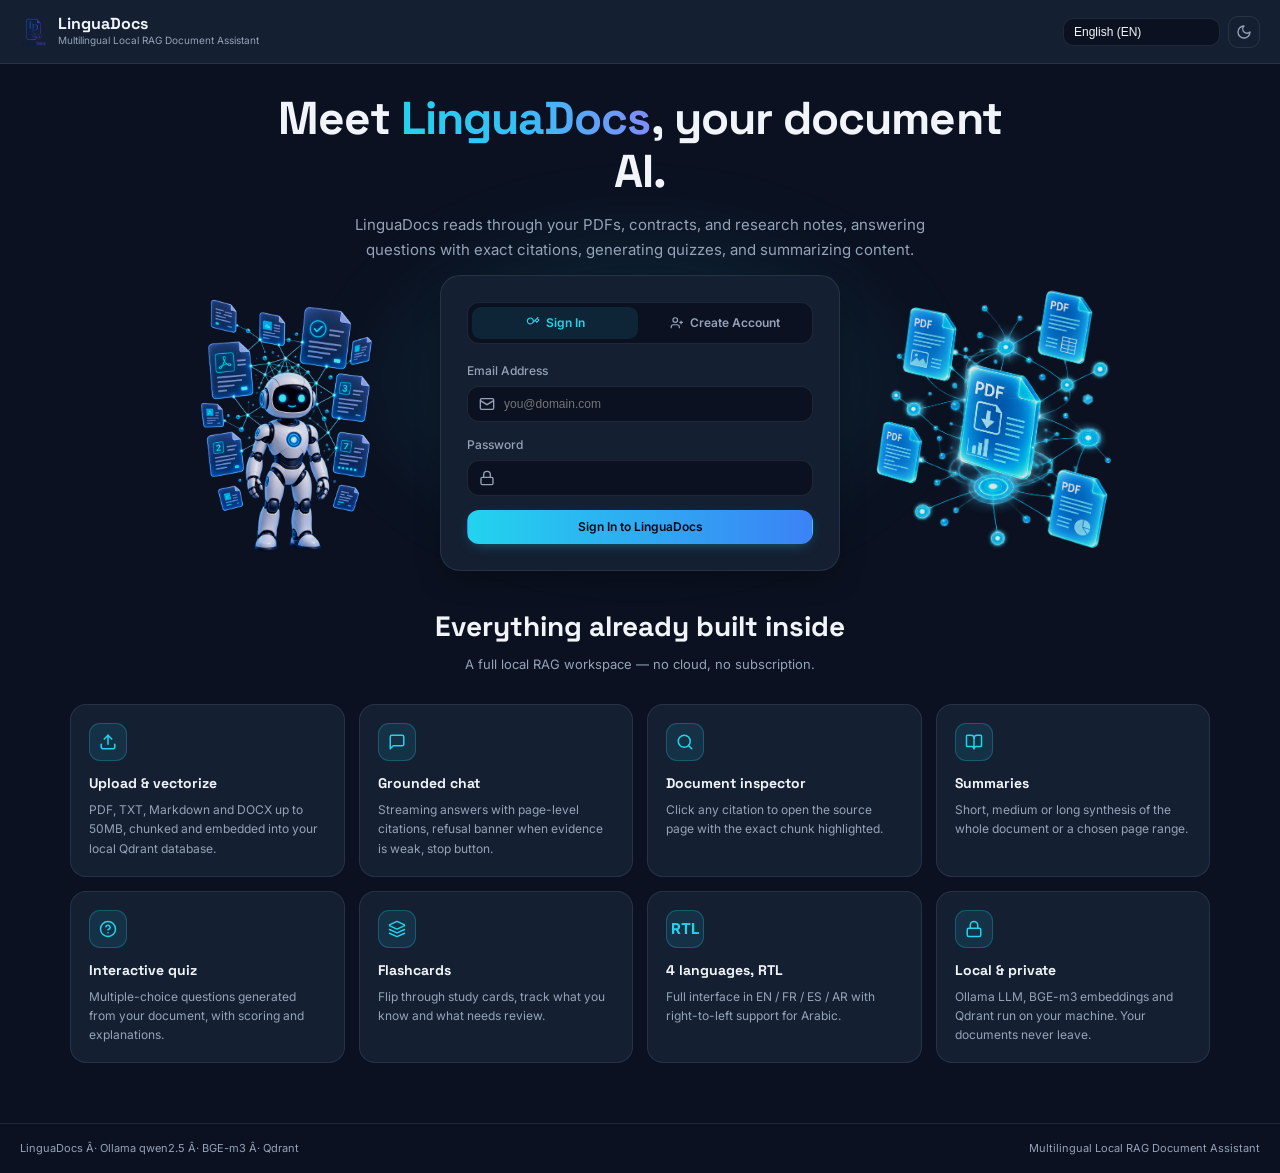
<file: ui/index.html>
﻿<!DOCTYPE html>
<html lang="en">
<head>
<meta charset="UTF-8" />
<meta name="viewport" content="width=device-width, initial-scale=1.0" />
<title>LinguaDocs â€” Multilingual Local RAG Assistant</title>
<link rel="preconnect" href="https://fonts.googleapis.com" />
<link rel="preconnect" href="https://fonts.gstatic.com" crossorigin />
<link href="https://fonts.googleapis.com/css2?family=Inter:wght@300;400;500;600;700&family=Space+Grotesk:wght@500;600;700&display=swap" rel="stylesheet" />
<link rel="stylesheet" href="style.css?v=2.5" />
</head>
<body class="landing">
<div id="api-banner" class="api-banner"><svg class="lucide" width="14" height="14" viewBox="0 0 24 24" fill="none" stroke="currentColor" stroke-width="2" stroke-linecap="round" stroke-linejoin="round" aria-hidden="true"><path d="m21.73 18-8-14a2 2 0 0 0-3.48 0l-8 14A2 2 0 0 0 4 21h16a2 2 0 0 0 1.73-3"/><path d="M12 9v4"/><path d="M12 17h.01"/></svg> Cannot connect to API (port 8000). Make sure the server is running.</div>
<div class="auth-glow" aria-hidden="true"></div>

<!-- ============================== NAVBAR ============================== -->
<header class="topnav landing-nav">
  <div class="brand">
    <img src="assets/logo.png" alt="LinguaDocs" class="brand-logo" width="28" height="28" style="width:28px;height:28px;" />
    <div>
      <div class="brand-line">
        <span class="brand-title" data-i18n="app_title">LinguaDocs</span>
      </div>
      <div class="brand-sub" data-i18n="app_tagline">Multilingual Local RAG Document Assistant</div>
    </div>
  </div>
  <div class="nav-controls">
    <select id="lang-select" class="lang-select" aria-label="Language">
      <option value="en">English (EN)</option>
      <option value="fr">FranÃ§ais (FR)</option>
      <option value="es">EspaÃ±ol (ES)</option>
      <option value="ar">Ø§Ù„Ø¹Ø±Ø¨ÙŠØ© (AR)</option>
    </select>
    <button id="theme-toggle" class="icon-btn" type="button" title="Theme"><svg class="lucide" width="16" height="16" viewBox="0 0 24 24" fill="none" stroke="currentColor" stroke-width="2" stroke-linecap="round" stroke-linejoin="round" aria-hidden="true"><path d="M12 3a6 6 0 0 0 9 9 9 9 0 1 1-9-9Z"/></svg></button>
  </div>
</header>

<main class="landing-main">
  <!-- ============================== HERO ============================== -->
  <section class="landing-hero">
    <h1 class="font-heading hero-title">
      <span data-i18n="hero_meet">Meet</span>
      <span class="hero-brand" data-i18n="hero_name">LinguaDocs</span><span data-i18n="hero_suffix">, your document AI.</span>
    </h1>
    <p class="hero-desc" data-i18n="hero_desc">LinguaDocs reads through your PDFs, contracts, and research notes, answering questions with exact citations, generating quizzes, and summarizing content.</p>
  </section>

  <!-- ================== [LOGIN CARD] [IMAGE DROITE] ================== -->
  <section class="login-stage">
    <img src="assets/image.jpg" alt="Decoration gauche" class="login-decor login-decor-left" />
    
    <div class="auth-card landing-card">
      <div class="auth-tabs">
        <button id="tab-login" type="button" class="active">
          <svg width="14" height="14" viewBox="0 0 24 24" fill="none" stroke="currentColor" stroke-width="2"><path d="m21 2-2 2m-7.6 7.6a5 5 0 1 1-7-7 5 5 0 0 1 7 7Zm0 0L15.5 7.5m0 0 3 3L22 7l-3-3m-3.5 3.5L19 4"/></svg>
          <span data-i18n="auth_login_tab">Sign In</span>
        </button>
        <button id="tab-register" type="button">
          <svg width="14" height="14" viewBox="0 0 24 24" fill="none" stroke="currentColor" stroke-width="2"><path d="M16 21v-2a4 4 0 0 0-4-4H6a4 4 0 0 0-4 4v2"/><circle cx="9" cy="7" r="4"/><path d="M19 8v6M22 11h-6"/></svg>
          <span data-i18n="auth_register_tab">Create Account</span>
        </button>
      </div>

      <div id="auth-alert" class="alert err hidden"></div>
      <div id="auth-ok" class="alert ok hidden"></div>

      <form id="form-login" autocomplete="on">
        <div class="form-row">
          <label class="label" for="login-email" data-i18n="auth_email">Email Address</label>
          <div class="input-icon">
            <svg viewBox="0 0 24 24" fill="none" stroke="currentColor" stroke-width="2"><rect x="2" y="4" width="20" height="16" rx="2"/><path d="m22 7-10 6L2 7"/></svg>
            <input id="login-email" class="input" type="email" data-i18n-ph="auth_email_placeholder" placeholder="you@domain.com" required />
          </div>
        </div>
        <div class="form-row">
          <label class="label" for="login-password" data-i18n="auth_password">Password</label>
          <div class="input-icon">
            <svg viewBox="0 0 24 24" fill="none" stroke="currentColor" stroke-width="2"><rect x="3" y="11" width="18" height="11" rx="2"/><path d="M7 11V7a5 5 0 0 1 10 0v4"/></svg>
            <input id="login-password" class="input" type="password" placeholder="" required />
          </div>
        </div>
        <button id="btn-login" class="btn btn-primary btn-block" type="submit" data-i18n="auth_btn_login">Sign In to LinguaDocs</button>
      </form>

      <form id="form-register" class="hidden" autocomplete="on">
        <div class="form-row">
          <label class="label" for="reg-email" data-i18n="auth_email">Email Address</label>
          <div class="input-icon">
            <svg viewBox="0 0 24 24" fill="none" stroke="currentColor" stroke-width="2"><rect x="2" y="4" width="20" height="16" rx="2"/><path d="m22 7-10 6L2 7"/></svg>
            <input id="reg-email" class="input" type="email" data-i18n-ph="auth_email_placeholder" placeholder="you@domain.com" required />
          </div>
        </div>
        <div class="form-row">
          <label class="label" for="reg-password" data-i18n="auth_password">Password</label>
          <input id="reg-password" class="input" type="password" placeholder="" required />
          <p class="label hint" data-i18n="auth_password_hint">Must be at least 8 characters.</p>
        </div>
        <div class="form-row">
          <label class="label" for="reg-confirm" data-i18n="auth_password_confirm">Confirm Password</label>
          <input id="reg-confirm" class="input" type="password" placeholder="" required />
        </div>
        <button id="btn-register" class="btn btn-primary btn-block" type="submit" data-i18n="auth_btn_register">Create Free Account</button>
      </form>
    </div>

    <img src="assets/second.png" alt="Decoration droite" class="login-decor login-decor-right" />

  </section>

  <!-- ========================= FEATURES (scroll) ========================= -->
  <section class="features">
    <h2 class="font-heading features-title" data-i18n="features_title">Everything already built inside</h2>
    <p class="features-sub" data-i18n="features_sub">A full local RAG workspace â€” no cloud, no subscription.</p>
    <div class="features-grid">
      <div class="feature-card"><div class="feature-icon"><svg class="lucide" width="18" height="18" viewBox="0 0 24 24" fill="none" stroke="currentColor" stroke-width="2" stroke-linecap="round" stroke-linejoin="round" aria-hidden="true"><path d="M21 15v4a2 2 0 0 1-2 2H5a2 2 0 0 1-2-2v-4"/><path d="M17 8l-5-5-5 5"/><path d="M12 3v12"/></svg></div><h3 data-i18n="feat_docs_title">Upload &amp; vectorize</h3><p data-i18n="feat_docs_desc">PDF, TXT, Markdown and DOCX up to 50MB, chunked and embedded into your local Qdrant database.</p></div>
      <div class="feature-card"><div class="feature-icon"><svg class="lucide" width="18" height="18" viewBox="0 0 24 24" fill="none" stroke="currentColor" stroke-width="2" stroke-linecap="round" stroke-linejoin="round" aria-hidden="true"><path d="M21 15a2 2 0 0 1-2 2H7l-4 4V5a2 2 0 0 1 2-2h14a2 2 0 0 1 2 2z"/></svg></div><h3 data-i18n="feat_chat_title">Grounded chat</h3><p data-i18n="feat_chat_desc">Streaming answers with page-level citations, refusal banner when evidence is weak, stop button.</p></div>
      <div class="feature-card"><div class="feature-icon"><svg class="lucide" width="18" height="18" viewBox="0 0 24 24" fill="none" stroke="currentColor" stroke-width="2" stroke-linecap="round" stroke-linejoin="round" aria-hidden="true"><circle cx="11" cy="11" r="8"/><path d="m21 21-4.3-4.3"/></svg></div><h3 data-i18n="feat_viewer_title">Document inspector</h3><p data-i18n="feat_viewer_desc">Click any citation to open the source page with the exact chunk highlighted.</p></div>
      <div class="feature-card"><div class="feature-icon"><svg class="lucide" width="18" height="18" viewBox="0 0 24 24" fill="none" stroke="currentColor" stroke-width="2" stroke-linecap="round" stroke-linejoin="round" aria-hidden="true"><path d="M12 7v14"/><path d="M3 18a1 1 0 0 1-1-1V4a1 1 0 0 1 1-1h5a4 4 0 0 1 4 4 4 4 0 0 1 4-4h5a1 1 0 0 1 1 1v13a1 1 0 0 1-1 1h-6a3 3 0 0 0-3 3 3 3 0 0 0-3-3z"/></svg></div><h3 data-i18n="feat_summary_title">Summaries</h3><p data-i18n="feat_summary_desc">Short, medium or long synthesis of the whole document or a chosen page range.</p></div>
      <div class="feature-card"><div class="feature-icon"><svg class="lucide" width="18" height="18" viewBox="0 0 24 24" fill="none" stroke="currentColor" stroke-width="2" stroke-linecap="round" stroke-linejoin="round" aria-hidden="true"><circle cx="12" cy="12" r="10"/><path d="M9.09 9a3 3 0 0 1 5.83 1c0 2-3 3-3 3"/><path d="M12 17h.01"/></svg></div><h3 data-i18n="feat_quiz_title">Interactive quiz</h3><p data-i18n="feat_quiz_desc">Multiple-choice questions generated from your document, with scoring and explanations.</p></div>
      <div class="feature-card"><div class="feature-icon"><svg class="lucide" width="18" height="18" viewBox="0 0 24 24" fill="none" stroke="currentColor" stroke-width="2" stroke-linecap="round" stroke-linejoin="round" aria-hidden="true"><path d="m12.83 2.18a2 2 0 0 0-1.66 0L2.6 6.08a1 1 0 0 0 0 1.83l8.58 3.91a2 2 0 0 0 1.66 0l8.58-3.9a1 1 0 0 0 0-1.83Z"/><path d="m22 17.65-9.17 4.16a2 2 0 0 1-1.66 0L2 17.65"/><path d="m22 12.65-9.17 4.16a2 2 0 0 1-1.66 0L2 12.65"/></svg></div><h3 data-i18n="feat_flash_title">Flashcards</h3><p data-i18n="feat_flash_desc">Flip through study cards, track what you know and what needs review.</p></div>
      <div class="feature-card"><div class="feature-icon">RTL</div><h3 data-i18n="feat_langs_title">4 languages, RTL</h3><p data-i18n="feat_langs_desc">Full interface in EN / FR / ES / AR with right-to-left support for Arabic.</p></div>
      <div class="feature-card"><div class="feature-icon"><svg class="lucide" width="18" height="18" viewBox="0 0 24 24" fill="none" stroke="currentColor" stroke-width="2" stroke-linecap="round" stroke-linejoin="round" aria-hidden="true"><rect width="18" height="11" x="3" y="11" rx="2" ry="2"/><path d="M7 11V7a5 5 0 0 1 10 0v4"/></svg></div><h3 data-i18n="feat_local_title">Local &amp; private</h3><p data-i18n="feat_local_desc">Ollama LLM, BGE-m3 embeddings and Qdrant run on your machine. Your documents never leave.</p></div>
    </div>

  </section>
</main>

<footer class="landing-footer">
  <span>LinguaDocs Â· Ollama qwen2.5 Â· BGE-m3 Â· Qdrant</span>
  <span data-i18n="app_tagline">Multilingual Local RAG Document Assistant</span>
</footer>

<script src="js/i18n.js"></script>
<script src="js/api.js"></script>
<script src="js/auth.js"></script>
</body>
</html>
</file>
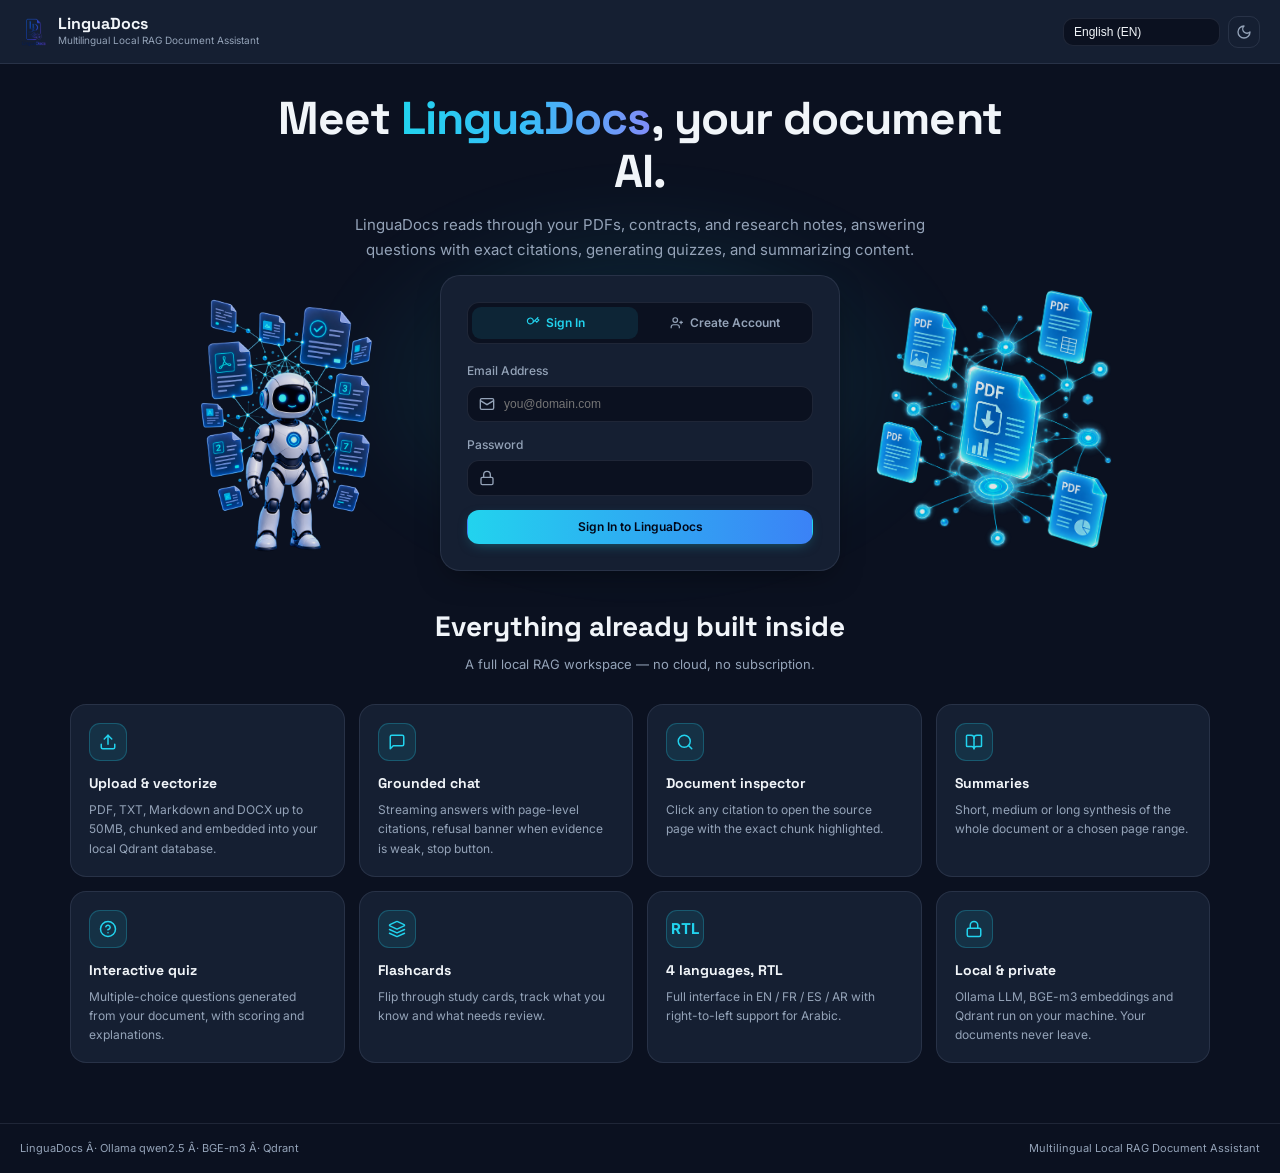
<file: ui/app.html>
<!DOCTYPE html>
<html lang="en">
<head>
<meta charset="UTF-8" />
<meta name="viewport" content="width=device-width, initial-scale=1.0" />
<title>LinguaDocs — Workspace</title>
<link rel="preconnect" href="https://fonts.googleapis.com" />
<link rel="preconnect" href="https://fonts.gstatic.com" crossorigin />
<link href="https://fonts.googleapis.com/css2?family=Inter:wght@300;400;500;600;700&family=Space+Grotesk:wght@500;600;700&display=swap" rel="stylesheet" />
<link rel="stylesheet" href="style.css?v=2.5" />
</head>
<body>
<div id="api-banner" class="api-banner"><svg class="lucide" width="14" height="14" viewBox="0 0 24 24" fill="none" stroke="currentColor" stroke-width="2" stroke-linecap="round" stroke-linejoin="round" aria-hidden="true"><path d="m21.73 18-8-14a2 2 0 0 0-3.48 0l-8 14A2 2 0 0 0 4 21h16a2 2 0 0 0 1.73-3"/><path d="M12 9v4"/><path d="M12 17h.01"/></svg> Cannot connect to API (port 8000). Make sure the server is running.</div>

<!-- ============================== TOPNAV ============================== -->
<header class="topnav">
  <div class="brand" id="btn-home" title="Home">
    <img src="assets/logo.png" alt="LinguaDocs" class="brand-logo" width="28" height="28" style="width:28px;height:28px;" />
    <div>
      <div class="brand-title" data-i18n="app_title">LinguaDocs</div>
      <div class="brand-sub" data-i18n="app_tagline">Multilingual Local RAG Document Assistant</div>
    </div>
  </div>
  <div class="nav-controls">
    <span id="user-email" class="nav-email"></span>
    <select id="lang-select" class="lang-select" aria-label="Language">
      <option value="en">English</option>
      <option value="fr">Français</option>
      <option value="es">Español</option>
      <option value="ar">العربية</option>
    </select>
    <button id="theme-toggle" class="icon-btn" type="button"><svg class="lucide" width="16" height="16" viewBox="0 0 24 24" fill="none" stroke="currentColor" stroke-width="2" stroke-linecap="round" stroke-linejoin="round" aria-hidden="true"><path d="M12 3a6 6 0 0 0 9 9 9 9 0 1 1-9-9Z"/></svg></button>
    <button id="btn-account" class="icon-btn" type="button" title="Account"><svg class="lucide" width="16" height="16" viewBox="0 0 24 24" fill="none" stroke="currentColor" stroke-width="2" stroke-linecap="round" stroke-linejoin="round" aria-hidden="true"><path d="M19 21v-2a4 4 0 0 0-4-4H9a4 4 0 0 0-4 4v2"/><circle cx="12" cy="7" r="4"/></svg></button>
    <button id="btn-logout" class="icon-btn" type="button" title="Log out"><svg class="lucide" width="16" height="16" viewBox="0 0 24 24" fill="none" stroke="currentColor" stroke-width="2" stroke-linecap="round" stroke-linejoin="round" aria-hidden="true"><path d="M9 21H5a2 2 0 0 1-2-2V5a2 2 0 0 1 2-2h4"/><path d="m16 17 5-5-5-5"/><path d="M21 12H9"/></svg></button>
  </div>
</header>

<!-- ============================== LAYOUT ============================== -->
<div class="app-layout">
  <!-- SIDEBAR -->
  <aside class="sidebar">
    <div class="sidebar-cta">
      <button id="btn-open-upload" class="btn btn-primary btn-block" type="button">
        <svg width="15" height="15" viewBox="0 0 24 24" fill="none" stroke="currentColor" stroke-width="2"><path d="M21 15v4a2 2 0 0 1-2 2H5a2 2 0 0 1-2-2v-4"/><path d="M17 8l-5-5-5 5"/><path d="M12 3v12"/></svg>
        <span data-i18n="docs_upload_btn">Upload Document</span>
      </button>
    </div>
    <div class="sidebar-tools">
      <div class="input-icon">
        <svg viewBox="0 0 24 24" fill="none" stroke="currentColor" stroke-width="2"><circle cx="11" cy="11" r="7"/><path d="m21 21-4.3-4.3"/></svg>
        <input id="doc-search" class="input" type="text" data-i18n-ph="docs_search_placeholder" placeholder="Search documents..." />
      </div>
      <button id="btn-refresh" class="icon-btn" type="button" title="Refresh">
        <svg width="14" height="14" viewBox="0 0 24 24" fill="none" stroke="currentColor" stroke-width="2"><path d="M21 12a9 9 0 1 1-3-6.7"/><path d="M21 3v6h-6"/></svg>
      </button>
    </div>
    <div class="sidebar-head">
      <span><span data-i18n="docs_title">Documents</span> (<span id="docs-count">0</span>)</span>
      <span>Qdrant</span>
    </div>
    <div id="doc-list" class="doc-list"></div>
    <div class="sidebar-foot"><span>Ollama · qwen2.5</span><span>BGE-m3</span></div>
  </aside>

  <!-- WORKSPACE -->
  <main class="workspace">
    <!-- en-tête conversation (caché sur la home) -->
    <div id="chat-header" class="chat-header hidden">
      <div class="chat-doc">
        <div class="chat-doc-icon"><svg class="lucide" width="18" height="18" viewBox="0 0 24 24" fill="none" stroke="currentColor" stroke-width="2" stroke-linecap="round" stroke-linejoin="round" aria-hidden="true"><path d="M15 2H6a2 2 0 0 0-2 2v16a2 2 0 0 0 2 2h12a2 2 0 0 0 2-2V7Z"/><path d="M14 2v4a2 2 0 0 0 2 2h4"/><path d="M10 9H8"/><path d="M16 13H8"/><path d="M16 17H8"/></svg></div>
        <div style="min-width:0">
          <div id="chat-doc-name" class="chat-doc-name">—</div>
          <div class="chat-doc-meta">
            <span id="chat-doc-pages"></span>
            <span id="chat-doc-status" class="badge indexed"><span class="dot"></span></span>
          </div>
        </div>
      </div>
      <div class="chat-actions">
        <button id="btn-summary" class="chip-btn" type="button" title="Summarize"><svg class="lucide" width="15" height="15" viewBox="0 0 24 24" fill="none" stroke="currentColor" stroke-width="2" stroke-linecap="round" stroke-linejoin="round" aria-hidden="true"><path d="M12 7v14"/><path d="M3 18a1 1 0 0 1-1-1V4a1 1 0 0 1 1-1h5a4 4 0 0 1 4 4 4 4 0 0 1 4-4h5a1 1 0 0 1 1 1v13a1 1 0 0 1-1 1h-6a3 3 0 0 0-3 3 3 3 0 0 0-3-3z"/></svg> <span data-i18n="dialog_summary_title">Summary</span></button>
        <button id="btn-quiz" class="chip-btn" type="button" title="Quiz"><svg class="lucide" width="15" height="15" viewBox="0 0 24 24" fill="none" stroke="currentColor" stroke-width="2" stroke-linecap="round" stroke-linejoin="round" aria-hidden="true"><circle cx="12" cy="12" r="10"/><path d="M9.09 9a3 3 0 0 1 5.83 1c0 2-3 3-3 3"/><path d="M12 17h.01"/></svg> <span data-i18n="dialog_quiz_title">Quiz</span></button>
        <button id="btn-flashcards" class="chip-btn" type="button" title="Flashcards"><svg class="lucide" width="15" height="15" viewBox="0 0 24 24" fill="none" stroke="currentColor" stroke-width="2" stroke-linecap="round" stroke-linejoin="round" aria-hidden="true"><path d="m12.83 2.18a2 2 0 0 0-1.66 0L2.6 6.08a1 1 0 0 0 0 1.83l8.58 3.91a2 2 0 0 0 1.66 0l8.58-3.9a1 1 0 0 0 0-1.83Z"/><path d="m22 17.65-9.17 4.16a2 2 0 0 1-1.66 0L2 17.65"/><path d="m22 12.65-9.17 4.16a2 2 0 0 1-1.66 0L2 12.65"/></svg> <span data-i18n="dialog_flashcards_title">Flashcards</span></button>
        <button id="btn-clear" class="chip-btn danger" type="button" title="Clear"><svg class="lucide" width="15" height="15" viewBox="0 0 24 24" fill="none" stroke="currentColor" stroke-width="2" stroke-linecap="round" stroke-linejoin="round" aria-hidden="true"><path d="M3 12a9 9 0 1 0 9-9 9.75 9.75 0 0 0-6.74 2.74L3 8"/><path d="M3 3v5h5"/></svg> <span data-i18n="chat_clear">Clear</span></button>
      </div>
    </div>

    <!-- messages -->
    <div id="messages" class="messages hidden"></div>

    <!-- hero / home -->
    <div id="hero" class="hero">
      <img class="hero-robot" src="assets/logo.png" alt="LinguaDocs Robot" />
      <h2 class="font-heading" data-i18n="welcome_heading">Welcome to LinguaDocs</h2>
      <p data-i18n="welcome_subheading">Your local, privacy-first multilingual RAG assistant.</p>
      <p data-i18n="welcome_supported_formats">Supported formats: PDF, TXT, Markdown, DOCX (up to 50MB)</p>
      <div class="hero-card">
        <h3><svg class="lucide" width="15" height="15" viewBox="0 0 24 24" fill="none" stroke="currentColor" stroke-width="2" stroke-linecap="round" stroke-linejoin="round" aria-hidden="true"><path d="M15 14c.2-1 .7-1.7 1.5-2.5 1-.9 1.5-2.2 1.5-3.5A6 6 0 0 0 6 8c0 1 .2 2.2 1.5 3.5.7.7 1.3 1.5 1.5 2.5"/><path d="M9 18h6"/><path d="M10 22h4"/></svg> <span data-i18n="welcome_example_questions_title">What you can ask once a document is indexed:</span></h3>
        <div class="eg-item" data-eg="1"><b>01</b><span data-i18n="welcome_eg1">Summarize the primary methodology and key findings in Chapter 2.</span></div>
        <div class="eg-item" data-eg="2"><b>02</b><span data-i18n="welcome_eg2">What are the limitations or constraints outlined by the authors?</span></div>
        <div class="eg-item" data-eg="3"><b>03</b><span data-i18n="welcome_eg3">Compare the conclusions with the prior baseline studies mentioned.</span></div>
      </div>
    </div>

    <!-- saisie -->
    <div class="composer">
      <form id="ask-form">
        <input id="question-input" class="input" type="text" data-i18n-ph="chat_placeholder" placeholder="Ask a question about this document..." autocomplete="off" />
        <button id="btn-stop" class="btn btn-danger hidden" type="button">
          <svg width="12" height="12" viewBox="0 0 24 24" fill="currentColor"><rect x="5" y="5" width="14" height="14" rx="2"/></svg>
          <span data-i18n="chat_stop">Stop</span>
        </button>
        <button id="btn-send" class="btn btn-primary" type="submit">
          <svg width="12" height="12" viewBox="0 0 24 24" fill="none" stroke="currentColor" stroke-width="2"><path d="m22 2-7 20-4-9-9-4Z"/><path d="M22 2 11 13"/></svg>
          <span data-i18n="chat_send">Ask</span>
        </button>
      </form>
    </div>
  </main>

  <!-- VIEWER -->
  <aside id="viewer" class="viewer hidden">
    <div class="viewer-head">
      <h3><svg class="lucide" width="15" height="15" viewBox="0 0 24 24" fill="none" stroke="currentColor" stroke-width="2" stroke-linecap="round" stroke-linejoin="round" aria-hidden="true"><circle cx="11" cy="11" r="8"/><path d="m21 21-4.3-4.3"/></svg> <span data-i18n="viewer_title">Document Inspector</span></h3>
      <button id="btn-close-viewer" class="icon-btn" type="button">✕</button>
    </div>
    <div id="viewer-body" class="viewer-body"></div>
  </aside>
</div>

<!-- ============================ DIALOGS ============================ -->

<!-- Upload -->
<div id="dlg-upload" class="overlay hidden">
  <div class="modal">
    <div class="modal-head">
      <h3><span class="icon"><svg class="lucide" width="16" height="16" viewBox="0 0 24 24" fill="none" stroke="currentColor" stroke-width="2" stroke-linecap="round" stroke-linejoin="round" aria-hidden="true"><path d="M21 15v4a2 2 0 0 1-2 2H5a2 2 0 0 1-2-2v-4"/><path d="M17 8l-5-5-5 5"/><path d="M12 3v12"/></svg></span> <span data-i18n="dialog_upload_title">Upload Documents</span></h3>
      <button class="icon-btn dlg-close" type="button">✕</button>
    </div>
    <p class="modal-desc" data-i18n="dialog_upload_notice">Documents are chunked and embedded locally into Qdrant.</p>
    <div id="upload-alert" class="alert err hidden"></div>
    <label id="dropzone" class="dropzone">
      <svg viewBox="0 0 24 24" fill="none" stroke="currentColor" stroke-width="2"><path d="M21 15v4a2 2 0 0 1-2 2H5a2 2 0 0 1-2-2v-4"/><path d="M17 8l-5-5-5 5"/><path d="M12 3v12"/></svg>
      <strong data-i18n="dialog_upload_drag">Select or drag &amp; drop files here</strong>
      <span>PDF, TXT, MD, DOCX — max 50MB</span>
      <input id="file-input" type="file" multiple accept=".pdf,.txt,.md,.docx" class="hidden" />
    </label>
    <div id="upload-status" class="file-list hidden"></div>
    <div class="modal-foot">
      <button class="btn btn-ghost dlg-close" type="button" data-i18n="cancel">Cancel</button>
      <button id="btn-do-upload" class="btn btn-primary" type="button" disabled data-i18n="dialog_upload_title">Upload &amp; Vectorize</button>
    </div>
  </div>
</div>

<!-- Résumé -->
<div id="dlg-summary" class="overlay hidden">
  <div class="modal">
    <div class="modal-head">
      <h3><span class="icon"><svg class="lucide" width="16" height="16" viewBox="0 0 24 24" fill="none" stroke="currentColor" stroke-width="2" stroke-linecap="round" stroke-linejoin="round" aria-hidden="true"><path d="M12 7v14"/><path d="M3 18a1 1 0 0 1-1-1V4a1 1 0 0 1 1-1h5a4 4 0 0 1 4 4 4 4 0 0 1 4-4h5a1 1 0 0 1 1 1v13a1 1 0 0 1-1 1h-6a3 3 0 0 0-3 3 3 3 0 0 0-3-3z"/></svg></span> <span data-i18n="dialog_summary_title">Generate Document Summary</span></h3>
      <button class="icon-btn dlg-close" type="button">✕</button>
    </div>
    <div id="summary-alert" class="alert err hidden"></div>
    <div class="form-row">
      <label class="label" data-i18n="dialog_summary_length">Summary Length</label>
      <div class="seg" id="summary-length">
        <button type="button" data-val="short" data-i18n="dialog_summary_short">Short</button>
        <button type="button" data-val="medium" class="active" data-i18n="dialog_summary_medium">Medium</button>
        <button type="button" data-val="long" data-i18n="dialog_summary_long">Long</button>
      </div>
    </div>
    <div class="form-row">
      <label class="label" for="summary-pages" data-i18n="dialog_summary_pages">Page Range (e.g. 1-5)</label>
      <input id="summary-pages" class="input" type="text" placeholder="1-5" />
    </div>
    <div id="summary-result" class="hidden">
      <div id="summary-text" class="summary-text"></div>
      <ul id="summary-bullets" class="bullets"></ul>
      <p id="summary-sources" class="label" style="margin-top:10px"></p>
    </div>
    <div class="modal-foot">
      <button class="btn btn-ghost dlg-close" type="button" data-i18n="close">Close</button>
      <button id="btn-summary-gen" class="btn btn-primary" type="button" data-i18n="dialog_summary_generate">Generate Summary</button>
    </div>
  </div>
</div>

<!-- Quiz -->
<div id="dlg-quiz" class="overlay hidden">
  <div class="modal wide">
    <div class="modal-head">
      <h3><span class="icon"><svg class="lucide" width="16" height="16" viewBox="0 0 24 24" fill="none" stroke="currentColor" stroke-width="2" stroke-linecap="round" stroke-linejoin="round" aria-hidden="true"><circle cx="12" cy="12" r="10"/><path d="M9.09 9a3 3 0 0 1 5.83 1c0 2-3 3-3 3"/><path d="M12 17h.01"/></svg></span> <span data-i18n="dialog_quiz_title">Interactive Quiz</span></h3>
      <button class="icon-btn dlg-close" type="button">✕</button>
    </div>
    <div id="quiz-setup">
      <div class="form-row">
        <label class="label" for="quiz-count" data-i18n="dialog_quiz_count">Number of Questions</label>
        <select id="quiz-count" class="input" style="max-width:140px">
          <option value="3">3</option><option value="5">5</option><option value="10">10</option>
        </select>
      </div>
      <div class="form-row">
        <label class="label" data-i18n="dialog_quiz_difficulty">Difficulty</label>
        <div class="seg" id="quiz-diff">
          <button type="button" data-val="easy" data-i18n="dialog_quiz_easy">Easy</button>
          <button type="button" data-val="medium" class="active" data-i18n="dialog_quiz_medium">Medium</button>
          <button type="button" data-val="hard" data-i18n="dialog_quiz_hard">Hard</button>
        </div>
      </div>
    </div>
    <div id="quiz-alert" class="alert err hidden"></div>
    <div id="quiz-play" class="hidden"></div>
    <div class="modal-foot">
      <button class="btn btn-ghost dlg-close" type="button" data-i18n="close">Close</button>
      <button id="btn-quiz-gen" class="btn btn-primary" type="button" data-i18n="dialog_quiz_generate">Create Quiz</button>
      <button id="btn-quiz-submit" class="btn btn-primary hidden" type="button" data-i18n="dialog_quiz_submit">Submit Answers</button>
    </div>
  </div>
</div>

<!-- Flashcards -->
<div id="dlg-flash" class="overlay hidden">
  <div class="modal">
    <div class="modal-head">
      <h3><span class="icon"><svg class="lucide" width="16" height="16" viewBox="0 0 24 24" fill="none" stroke="currentColor" stroke-width="2" stroke-linecap="round" stroke-linejoin="round" aria-hidden="true"><path d="m12.83 2.18a2 2 0 0 0-1.66 0L2.6 6.08a1 1 0 0 0 0 1.83l8.58 3.91a2 2 0 0 0 1.66 0l8.58-3.9a1 1 0 0 0 0-1.83Z"/><path d="m22 17.65-9.17 4.16a2 2 0 0 1-1.66 0L2 17.65"/><path d="m22 12.65-9.17 4.16a2 2 0 0 1-1.66 0L2 12.65"/></svg></span> <span data-i18n="dialog_flashcards_title">Study Flashcards</span></h3>
      <button class="icon-btn dlg-close" type="button">✕</button>
    </div>
    <div class="form-row" id="flash-setup">
      <label class="label" for="flash-count" data-i18n="dialog_flashcards_count">Card Count</label>
      <select id="flash-count" class="input" style="max-width:140px">
        <option value="10">10</option><option value="20" selected>20</option><option value="30">30</option>
      </select>
    </div>
    <div id="flash-alert" class="alert err hidden"></div>
    <div id="flash-play" class="hidden flash-wrap">
      <div class="flash-progress" id="flash-progress"></div>
      <div class="flash-card" id="flash-card">
        <div class="flash-inner">
          <div class="flash-face front" id="flash-front"></div>
          <div class="flash-face back" id="flash-back"></div>
        </div>
      </div>
      <p class="label" data-i18n="dialog_flashcards_flip">Click card to flip</p>
      <div class="flash-counts">
        <span><svg class="lucide" width="14" height="14" viewBox="0 0 24 24" fill="none" stroke="currentColor" stroke-width="2" stroke-linecap="round" stroke-linejoin="round" aria-hidden="true"><path d="M20 6 9 17l-5-5"/></svg> <span id="flash-known">0</span></span>
        <span><svg class="lucide" width="14" height="14" viewBox="0 0 24 24" fill="none" stroke="currentColor" stroke-width="2" stroke-linecap="round" stroke-linejoin="round" aria-hidden="true"><path d="M21 12a9 9 0 1 1-9-9 9.75 9.75 0 0 1 6.74 2.74L21 8"/><path d="M21 3v5h-5"/></svg> <span id="flash-review">0</span></span>
      </div>
      <div style="display:flex; gap:8px">
        <button id="btn-flash-known" class="btn btn-primary" type="button" data-i18n="dialog_flashcards_known">I Know This</button>
        <button id="btn-flash-review" class="btn btn-ghost" type="button" data-i18n="dialog_flashcards_review">Need Review</button>
      </div>
    </div>
    <div class="modal-foot">
      <button class="btn btn-ghost dlg-close" type="button" data-i18n="close">Close</button>
      <button id="btn-flash-gen" class="btn btn-primary" type="button"><svg class="lucide" width="12" height="12" viewBox="0 0 24 24" fill="currentColor" stroke="currentColor" stroke-width="2" stroke-linejoin="round" aria-hidden="true"><polygon points="6 3 20 12 6 21 6 3"/></svg></button>
    </div>
  </div>
</div>

<!-- Compte -->
<div id="dlg-account" class="overlay hidden">
  <div class="modal">
    <div class="modal-head">
      <h3><span class="icon"><svg class="lucide" width="16" height="16" viewBox="0 0 24 24" fill="none" stroke="currentColor" stroke-width="2" stroke-linecap="round" stroke-linejoin="round" aria-hidden="true"><path d="M19 21v-2a4 4 0 0 0-4-4H9a4 4 0 0 0-4 4v2"/><circle cx="12" cy="7" r="4"/></svg></span> <span data-i18n="account">Account Settings</span></h3>
      <button class="icon-btn dlg-close" type="button">✕</button>
    </div>
    <p class="label" id="account-email"></p>
    <p class="account-warn" data-i18n="auth_delete_warning">This will permanently delete your account and all indexed documents. Type DELETE to confirm.</p>
    <input id="account-confirm" class="input" type="text" placeholder="DELETE" autocomplete="off" />
    <div id="account-alert" class="alert err hidden" style="margin-top:12px"></div>
    <div class="modal-foot">
      <button class="btn btn-ghost dlg-close" type="button" data-i18n="cancel">Cancel</button>
      <button id="btn-account-delete" class="btn btn-danger" type="button" data-i18n="auth_delete_account">Delete Account</button>
    </div>
  </div>
</div>

<div id="toast" class="toast hidden"></div>

<script src="js/i18n.js"></script>
<script src="js/api.js"></script>
<script src="js/dashboard.js"></script>
</body>
</html>
</file>
<file: ui/style.css>
﻿/* ============================================================
   LinguaDocs — UI statique (design Gemini porté en CSS maison)
   Thème dark par défaut ; .light sur <html> pour le clair.
   Propriétés logiques => RTL (ar) automatique via dir="rtl".
   ============================================================ */

:root {
  --bg-primary: #0b1120;
  --bg-surface: #151f32;
  --bg-surface-hover: #1e293b;
  --bg-primary-70: rgba(11, 17, 32, 0.7);
  --text-primary: #f1f5f9;
  --text-secondary: #94a3b8;
  --accent: #22d3ee;
  --accent-2: #3b82f6;
  --accent-hover: #06b6d4;
  --accent-soft: rgba(34, 211, 238, 0.1);
  --border: rgba(148, 163, 184, 0.15);
  --border-strong: rgba(148, 163, 184, 0.3);
  --card-shadow: 0 10px 30px -10px rgba(0, 0, 0, 0.5);
  --ok: #34d399;
  --warn: #fbbf24;
  --err: #fb7185;
  --info: #38bdf8;
  --radius: 12px;
  --radius-lg: 16px;
  --nav-h: 64px;
  --sidebar-w: 300px;
  --viewer-w: 400px;
  color-scheme: dark;
}

html.light {
  --bg-primary: #f1f5f9;
  --bg-surface: #ffffff;
  --bg-surface-hover: #f8fafc;
  --bg-primary-70: rgba(241, 245, 249, 0.75);
  --text-primary: #0b1120;
  --text-secondary: #64748b;
  --accent: #0891b2;
  --accent-2: #2563eb;
  --accent-hover: #0e7490;
  --accent-soft: rgba(8, 145, 178, 0.08);
  --border: #e2e8f0;
  --border-strong: #cbd5e1;
  --card-shadow: 0 10px 25px -5px rgba(15, 23, 42, 0.08);
  color-scheme: light;
}

* { box-sizing: border-box; }

html, body { height: 100%; }

body {
  margin: 0;
  background: var(--bg-primary);
  color: var(--text-primary);
  font-family: Inter, -apple-system, BlinkMacSystemFont, "Segoe UI", Roboto, sans-serif;
  font-size: 14px;
  line-height: 1.5;
  -webkit-font-smoothing: antialiased;
}

h1, h2, h3, h4, .font-heading { font-family: "Space Grotesk", Inter, sans-serif; margin: 0; }

a { color: var(--accent); text-decoration: none; }

::selection { background: rgba(34, 211, 238, 0.3); color: #cffafe; }

::-webkit-scrollbar { width: 6px; height: 6px; }
::-webkit-scrollbar-track { background: transparent; }
::-webkit-scrollbar-thumb { background: rgba(148, 163, 184, 0.2); border-radius: 3px; }
::-webkit-scrollbar-thumb:hover { background: rgba(148, 163, 184, 0.4); }

.hidden { display: none !important; }

/* ---------------------------------------------------------- boutons */
.btn {
  display: inline-flex; align-items: center; justify-content: center; gap: 8px;
  padding: 10px 18px; border-radius: 12px; border: 1px solid transparent;
  font: 600 12px/1 Inter, sans-serif; cursor: pointer;
  transition: filter 0.15s, transform 0.1s, background 0.15s, border-color 0.15s, color 0.15s;
  background: transparent; color: var(--text-primary);
}
.btn:disabled { opacity: 0.45; cursor: not-allowed; }
.btn-primary {
  background: linear-gradient(90deg, #22d3ee, #3b82f6);
  color: #020617; box-shadow: 0 4px 14px -6px rgba(34, 211, 238, 0.5);
}
.btn-primary:hover:not(:disabled) { filter: brightness(1.1); }
.btn-primary:active:not(:disabled) { transform: scale(0.98); }
.btn-ghost { background: var(--bg-primary); border-color: var(--border); color: var(--text-secondary); }
.btn-ghost:hover:not(:disabled) { color: var(--text-primary); border-color: var(--accent); }
.btn-danger { background: rgba(244, 63, 94, 0.12); border-color: rgba(244, 63, 94, 0.4); color: #fda4af; }
.btn-danger:hover:not(:disabled) { background: rgba(244, 63, 94, 0.22); }
.btn-block { width: 100%; }
.icon-btn {
  display: inline-flex; align-items: center; justify-content: center;
  width: 32px; height: 32px; border-radius: 10px;
  border: 1px solid var(--border); background: transparent;
  color: var(--text-secondary); cursor: pointer; transition: all 0.15s;
}
.icon-btn:hover { color: var(--text-primary); border-color: var(--accent); background: var(--bg-primary); }
.chip-btn {
  display: inline-flex; align-items: center; gap: 6px;
  padding: 6px 10px; border-radius: 10px; font: 500 12px/1 Inter, sans-serif;
  background: var(--bg-primary); border: 1px solid var(--border);
  color: var(--text-primary); cursor: pointer; transition: border-color 0.15s;
}
.chip-btn:hover { border-color: var(--accent); }
.chip-btn.danger:hover { color: var(--err); border-color: rgba(244, 63, 94, 0.4); }

/* ----------------------------------------------------------- champs */
.label { display: block; font-size: 12px; font-weight: 500; color: var(--text-secondary); margin-bottom: 6px; }
.input {
  width: 100%; padding: 10px 12px; border-radius: 12px;
  background: var(--bg-primary); color: var(--text-primary);
  border: 1px solid var(--border); font-size: 12px; outline: none;
  transition: border-color 0.15s;
}
.input:focus { border-color: var(--accent); }
.input-icon { position: relative; }
.input-icon svg { position: absolute; inset-block-start: 50%; transform: translateY(-50%); inset-inline-start: 12px; width: 16px; height: 16px; color: var(--text-secondary); pointer-events: none; }
.input-icon .input { padding-inline-start: 36px; }

.seg { display: inline-flex; background: var(--bg-primary); border: 1px solid var(--border); border-radius: 12px; padding: 3px; gap: 3px; }
.seg button {
  border: 0; background: transparent; color: var(--text-secondary);
  padding: 6px 12px; border-radius: 9px; font: 600 11px/1 Inter, sans-serif; cursor: pointer;
}
.seg button.active { background: var(--accent-soft); color: var(--accent); }

/* ------------------------------------------------------------- topnav */
.topnav {
  height: var(--nav-h); flex: 0 0 var(--nav-h);
  display: flex; align-items: center; justify-content: space-between; gap: 12px;
  padding-inline: 20px; background: var(--bg-surface);
  border-bottom: 1px solid var(--border); position: sticky; inset-block-start: 0; z-index: 30;
}
.brand { display: flex; align-items: center; gap: 10px; cursor: pointer; }
.brand-badge {
  width: 36px; height: 36px; border-radius: 12px; display: grid; place-items: center;
  background: linear-gradient(135deg, rgba(34, 211, 238, 0.2), rgba(59, 130, 246, 0.2));
  border: 1px solid rgba(34, 211, 238, 0.35); color: var(--accent); font-size: 18px;
}
.brand-logo {
  width: 28px; height: 28px; max-width: 28px; max-height: 28px;
  border-radius: 0; object-fit: contain; display: block; flex-shrink: 0;
}
.brand-title { font: 700 16px/1.1 "Space Grotesk", Inter, sans-serif; }
.brand-sub { font-size: 10px; color: var(--text-secondary); }
.nav-controls { display: flex; align-items: center; gap: 8px; flex-wrap: wrap; justify-content: flex-end; }
.nav-email { font-size: 12px; color: var(--text-secondary); max-width: 220px; overflow: hidden; text-overflow: ellipsis; white-space: nowrap; }
select.lang-select {
  appearance: none; padding: 6px 10px; border-radius: 10px; font-size: 12px;
  background: var(--bg-primary); color: var(--text-primary); border: 1px solid var(--border); cursor: pointer;
}

/* ------------------------------------------------------------- layout */
.app-layout { display: flex; height: calc(100vh - var(--nav-h)); overflow: hidden; }

/* sidebar */
.sidebar {
  width: var(--sidebar-w); flex: 0 0 var(--sidebar-w);
  background: var(--bg-surface); border-inline-end: 1px solid var(--border);
  display: flex; flex-direction: column; min-height: 0;
}
.sidebar-cta { padding: 16px; border-bottom: 1px solid var(--border); }
.sidebar-tools { display: flex; gap: 8px; padding: 12px; border-bottom: 1px solid var(--border); }
.sidebar-tools .input-icon { flex: 1; }
.sidebar-head {
  display: flex; align-items: center; justify-content: space-between;
  padding: 12px 16px 4px; font-size: 11px; letter-spacing: 0.08em;
  text-transform: uppercase; color: var(--text-secondary); font-weight: 600;
}
.doc-list { flex: 1; overflow-y: auto; padding: 8px; display: flex; flex-direction: column; gap: 6px; }
.doc-item {
  position: relative; padding: 10px; border-radius: 12px; cursor: pointer;
  background: var(--bg-primary); border: 1px solid var(--border); transition: all 0.15s;
}
html[dir="rtl"] .doc-item { text-align: right; }
.doc-item:hover { border-color: rgba(34, 211, 238, 0.4); background: var(--bg-surface-hover); }
.doc-item.active { background: var(--accent-soft); border-color: rgba(34, 211, 238, 0.45); }
.doc-row { display: flex; align-items: flex-start; justify-content: space-between; gap: 8px; }
.doc-name-wrap { display: flex; align-items: center; gap: 8px; min-width: 0; }
.doc-name { font-size: 12px; font-weight: 600; overflow: hidden; text-overflow: ellipsis; white-space: nowrap; }
.doc-item.active .doc-name { color: var(--accent); }
.doc-del { opacity: 0; border: 0; background: transparent; color: var(--text-secondary); cursor: pointer; padding: 2px; }
.doc-item:hover .doc-del { opacity: 1; }
.doc-del:hover { color: var(--err); }
.doc-meta { display: flex; align-items: center; justify-content: space-between; gap: 8px; margin-top: 8px; font-size: 11px; color: var(--text-secondary); }
.doc-meta-right { display: flex; gap: 6px; align-items: center; flex-wrap: wrap; }
.sidebar-foot {
  padding: 12px; border-top: 1px solid var(--border); background: var(--bg-primary);
  font-size: 11px; color: var(--text-secondary);
  display: flex; justify-content: space-between;
}

/* badges statut */
.badge { display: inline-flex; align-items: center; gap: 6px; font-size: 11px; font-weight: 500; }
.badge .dot { width: 6px; height: 6px; border-radius: 50%; }
.badge.indexed { color: var(--ok); } .badge.indexed .dot { background: var(--ok); }
.badge.processing { color: var(--info); }
.badge.queued { color: var(--warn); } .badge.queued .dot { background: var(--warn); }
.badge.error { color: var(--err); } .badge.error .dot { background: var(--err); }
.spinner { width: 11px; height: 11px; border: 2px solid rgba(56, 189, 248, 0.25); border-top-color: var(--info); border-radius: 50%; animation: spin 0.8s linear infinite; }
@keyframes spin { to { transform: rotate(360deg); } }

/* ---------------------------------------------------------- workspace */
.workspace { flex: 1; display: flex; flex-direction: column; min-width: 0; background: var(--bg-primary); }
.chat-header {
  display: flex; align-items: center; justify-content: space-between; gap: 12px; flex-wrap: wrap;
  padding: 14px 16px; background: var(--bg-surface); border-bottom: 1px solid var(--border);
}
.chat-doc { display: flex; align-items: center; gap: 12px; min-width: 0; }
.chat-doc-icon {
  width: 38px; height: 38px; border-radius: 12px; display: grid; place-items: center;
  background: rgba(34, 211, 238, 0.1); border: 1px solid rgba(34, 211, 238, 0.2); color: var(--accent);
}
.chat-doc-name { font: 600 13px/1.2 "Space Grotesk", Inter, sans-serif; overflow: hidden; text-overflow: ellipsis; white-space: nowrap; max-width: 40vw; }
.chat-doc-meta { display: flex; gap: 8px; font-size: 11px; color: var(--text-secondary); flex-wrap: wrap; }
.chat-actions { display: flex; gap: 6px; flex-wrap: wrap; }

.messages { flex: 1; overflow-y: auto; padding: 20px; display: flex; flex-direction: column; gap: 16px; }
.msg { display: flex; }
.msg.user { justify-content: flex-end; }
.msg.bot { justify-content: flex-start; }
html[dir="rtl"] .msg.user { justify-content: flex-start; }
html[dir="rtl"] .msg.bot { justify-content: flex-end; }
.bubble {
  max-width: 80%; padding: 14px 16px; border-radius: 16px; box-shadow: 0 1px 2px rgba(0,0,0,0.2);
  white-space: pre-wrap; word-break: break-word; font-size: 13.5px;
}
.msg.user .bubble {
  background: linear-gradient(90deg, #0ea5e9, #2563eb); color: #fff;
  border-end-end-radius: 4px;
}
.msg.bot .bubble {
  background: var(--bg-surface); border: 1px solid var(--border); color: var(--text-primary);
  border-end-start-radius: 4px;
}
.refusal {
  margin-bottom: 10px; padding: 10px; border-radius: 10px; font-size: 12px;
  background: rgba(244, 63, 94, 0.1); border: 1px solid rgba(244, 63, 94, 0.3); color: #fda4af;
}
.sources { margin-top: 12px; padding-top: 10px; border-top: 1px solid var(--border); }
.sources-title { font-size: 11px; font-weight: 600; color: var(--text-secondary); margin-bottom: 6px; }
.sources-row { display: flex; flex-wrap: wrap; gap: 6px; }
.cite-chip {
  display: inline-flex; align-items: center; gap: 6px; padding: 5px 10px;
  border-radius: 8px; font: 500 11px/1 ui-monospace, monospace;
  color: var(--accent); background: var(--accent-soft);
  border: 1px solid rgba(34, 211, 238, 0.3); cursor: pointer;
}
.cite-chip:hover { background: rgba(34, 211, 238, 0.18); }
.msg-meta { display: flex; align-items: center; justify-content: space-between; margin-top: 8px; font-size: 11px; color: var(--text-secondary); }
.latency { display: inline-flex; align-items: center; gap: 4px; color: var(--ok); font-family: ui-monospace, monospace; }
.copy-btn { border: 0; background: transparent; color: var(--text-secondary); cursor: pointer; }
.copy-btn:hover { color: var(--text-primary); }
.typing { display: inline-flex; gap: 4px; align-items: center; color: var(--text-secondary); font-size: 12px; }
.typing i { width: 6px; height: 6px; border-radius: 50%; background: var(--accent); animation: bounce 1.2s infinite; }
.typing i:nth-child(2) { animation-delay: 0.15s; } .typing i:nth-child(3) { animation-delay: 0.3s; }
@keyframes bounce { 0%, 60%, 100% { transform: translateY(0); opacity: 0.5; } 30% { transform: translateY(-4px); opacity: 1; } }

/* empty / hero */
.hero { flex: 1; overflow-y: auto; display: flex; flex-direction: column; align-items: center; text-align: center; padding: 28px 16px; }
.hero-robot {
  width: min(100px, 18vw); height: auto; border-radius: 0; background: transparent;
}
.hero h2 { font-size: 22px; margin-top: 18px; }
.hero p { color: var(--text-secondary); max-width: 560px; font-size: 13px; }
.hero-card {
  width: 100%; max-width: 720px; text-align: start; margin-top: 18px;
  background: var(--bg-surface); border: 1px solid var(--border); border-radius: 16px; padding: 18px;
}
.hero-card h3 { font-size: 12px; color: var(--accent); display: flex; align-items: center; gap: 8px; margin-bottom: 10px; }
.eg-item {
  padding: 10px; border-radius: 10px; border: 1px solid var(--border);
  background: var(--bg-primary); font-size: 12px; cursor: pointer; display: flex; gap: 10px; margin-bottom: 6px;
}
.eg-item:hover { border-color: var(--accent); }
.eg-item b { color: var(--accent); font-family: ui-monospace, monospace; }

/* composer */
.composer { padding: 14px 16px; border-top: 1px solid var(--border); background: var(--bg-surface); }
.composer form { display: flex; gap: 8px; max-width: 900px; margin: 0 auto; }
.composer .input { flex: 1; padding: 12px 14px; font-size: 13px; }

/* ------------------------------------------------------------- viewer */
.viewer {
  width: var(--viewer-w); flex: 0 0 var(--viewer-w);
  background: var(--bg-surface); border-inline-start: 1px solid var(--border);
  display: flex; flex-direction: column; min-height: 0;
}
.viewer-head { display: flex; align-items: center; justify-content: space-between; padding: 14px 16px; border-bottom: 1px solid var(--border); }
.viewer-head h3 { font-size: 13px; display: flex; align-items: center; gap: 8px; }
.viewer-body { flex: 1; overflow-y: auto; padding: 16px; font-size: 12.5px; color: var(--text-secondary); }
.viewer-body mark { background: rgba(34, 211, 238, 0.25); color: var(--text-primary); padding: 0 2px; border-radius: 3px; }
.viewer-meta { display: flex; gap: 12px; flex-wrap: wrap; font-size: 11px; margin-bottom: 12px; color: var(--text-secondary); }
.viewer-meta b { color: var(--text-primary); }

/* ------------------------------------------------------------ dialogs */
.overlay {
  position: fixed; inset: 0; z-index: 50; display: flex; align-items: center; justify-content: center;
  padding: 16px; background: rgba(2, 6, 23, 0.8); backdrop-filter: blur(4px);
}
.modal {
  width: 100%; max-width: 560px; max-height: 88vh; overflow-y: auto;
  background: var(--bg-surface); border: 1px solid var(--border);
  border-radius: 18px; padding: 22px; box-shadow: var(--card-shadow);
  animation: pop 0.15s ease-out;
}
.modal.wide { max-width: 720px; }
@keyframes pop { from { transform: scale(0.96); opacity: 0; } to { transform: scale(1); opacity: 1; } }
.modal-head { display: flex; align-items: center; justify-content: space-between; padding-bottom: 12px; border-bottom: 1px solid var(--border); margin-bottom: 16px; }
.modal-head h3 { display: flex; align-items: center; gap: 8px; font-size: 15px; }
.modal-head .icon { color: var(--accent); }
.modal-desc { font-size: 12px; color: var(--text-secondary); margin: 0 0 14px; }
.modal-foot { display: flex; justify-content: flex-end; gap: 8px; margin-top: 18px; }
html[dir="rtl"] .modal-foot { flex-direction: row-reverse; }
.form-row { margin-bottom: 14px; }
.alert { padding: 10px 12px; border-radius: 10px; font-size: 12px; margin-bottom: 12px; display: flex; gap: 8px; align-items: flex-start; }
.alert.err { background: rgba(244, 63, 94, 0.1); border: 1px solid rgba(244, 63, 94, 0.3); color: #fda4af; }
.alert.ok { background: rgba(52, 211, 153, 0.1); border: 1px solid rgba(52, 211, 153, 0.3); color: #6ee7b7; }

/* dropzone upload */
.dropzone {
  display: flex; flex-direction: column; align-items: center; justify-content: center; gap: 6px;
  border: 2px dashed var(--border); border-radius: 16px; padding: 34px 16px; cursor: pointer;
  background: var(--bg-primary); text-align: center; transition: border-color 0.15s, background 0.15s;
}
.dropzone:hover, .dropzone.drag { border-color: var(--accent); background: var(--bg-surface-hover); }
.dropzone svg { color: var(--accent); width: 30px; height: 30px; }
.dropzone strong { font-size: 12px; }
.dropzone span { font-size: 11px; color: var(--text-secondary); }
.file-list { margin-top: 12px; padding: 10px 12px; border-radius: 12px; background: var(--bg-primary); border: 1px solid var(--border); font-size: 12px; }
.file-list .row { display: flex; justify-content: space-between; gap: 8px; }

/* résultat résumé */
.summary-text { background: var(--bg-primary); border: 1px solid var(--border); border-radius: 12px; padding: 14px; font-size: 13px; white-space: pre-wrap; }
.bullets { margin: 12px 0 0; padding-inline-start: 18px; font-size: 12.5px; color: var(--text-secondary); }
.bullets li { margin-bottom: 6px; }

/* quiz */
.quiz-q { font-weight: 600; font-size: 13px; margin-bottom: 10px; }
.quiz-opt {
  display: flex; gap: 10px; align-items: flex-start; width: 100%; text-align: start;
  padding: 10px 12px; border-radius: 12px; border: 1px solid var(--border);
  background: var(--bg-primary); color: var(--text-primary); cursor: pointer;
  font-size: 12.5px; margin-bottom: 6px;
}
.quiz-opt:hover { border-color: var(--accent); }
.quiz-opt.sel { background: var(--accent-soft); border-color: var(--accent); }
.quiz-opt.good { border-color: var(--ok); background: rgba(52, 211, 153, 0.1); }
.quiz-opt.bad { border-color: var(--err); background: rgba(244, 63, 94, 0.1); }
.quiz-score { text-align: center; font: 700 20px/1 "Space Grotesk", sans-serif; color: var(--accent); margin: 10px 0; }
.quiz-expl { font-size: 12px; color: var(--text-secondary); margin-top: 8px; padding: 10px; border-radius: 10px; background: var(--bg-primary); border: 1px solid var(--border); }

/* flashcards */
.flash-wrap { display: flex; flex-direction: column; align-items: center; gap: 12px; }
.flash-card {
  width: 100%; max-width: 420px; height: 210px; cursor: pointer;
  perspective: 1200px;
}
.flash-inner {
  position: relative; width: 100%; height: 100%; transition: transform 0.5s; transform-style: preserve-3d;
}
.flash-card.flipped .flash-inner { transform: rotateY(180deg); }
.flash-face {
  position: absolute; inset: 0; backface-visibility: hidden; -webkit-backface-visibility: hidden;
  display: flex; flex-direction: column; align-items: center; justify-content: center; gap: 8px;
  border-radius: 18px; border: 1px solid rgba(34, 211, 238, 0.35); padding: 18px;
  background: var(--bg-primary); text-align: center; font-size: 14px; font-weight: 600;
  box-shadow: 0 14px 40px -16px rgba(34, 211, 238, 0.4);
}
.flash-face.back { transform: rotateY(180deg); font-weight: 500; color: var(--text-secondary); font-size: 13px; }
.flash-progress { font-size: 11px; color: var(--text-secondary); }
.flash-counts { display: flex; gap: 14px; font-size: 11px; color: var(--text-secondary); }

/* traduction */
.translate-grid { display: grid; grid-template-columns: 1fr 1fr; gap: 12px; }
.translate-box { background: var(--bg-primary); border: 1px solid var(--border); border-radius: 12px; padding: 12px; font-size: 12.5px; white-space: pre-wrap; }
.translate-box h4 { font-size: 11px; text-transform: uppercase; letter-spacing: 0.06em; color: var(--text-secondary); margin-bottom: 8px; }
[dir="rtl"] .translate-grid { grid-template-columns: 1fr; }
@media (max-width: 640px) { .translate-grid { grid-template-columns: 1fr; } }

/* account */
.account-warn { font-size: 12px; color: var(--text-secondary); margin-bottom: 10px; }

/* toast */
.toast {
  position: fixed; inset-block-end: 16px; inset-inline-end: 16px; z-index: 60;
  max-width: 340px; padding: 12px 14px; border-radius: 12px; font-size: 12px;
  background: var(--bg-surface); border: 1px solid var(--border-strong); color: var(--text-primary);
  box-shadow: var(--card-shadow); animation: pop 0.15s ease-out;
}
.toast.err { border-color: rgba(244, 63, 94, 0.5); color: #fda4af; }
.toast.ok { border-color: rgba(52, 211, 153, 0.5); color: #6ee7b7; }

/* bannière backend down */
.api-banner {
  position: fixed; inset-block-start: 0; inset-inline: 0; z-index: 70; transform: translateY(-100%);
  transition: transform 0.25s; text-align: center; padding: 8px;
  background: rgba(244, 63, 94, 0.95); color: #fff; font-size: 12px; font-weight: 600;
}
.api-banner.show { transform: translateY(0); }

/* ------------------------------------------------------------ login / landing */
.auth-glow {
  position: fixed; inset-block-start: 12%; inset-inline-start: 50%; transform: translateX(-50%);
  width: 900px; height: 550px; border-radius: 50%; pointer-events: none; z-index: 0;
  background: radial-gradient(closest-side, rgba(34, 211, 238, 0.16), transparent 70%);
  filter: blur(30px);
}
body.landing { min-height: 100vh; display: flex; flex-direction: column; overflow-x: hidden; }
.landing-nav { position: relative; z-index: 5; border-bottom: 1px solid var(--border); background: var(--bg-surface); backdrop-filter: blur(12px); }
.brand-line { display: flex; align-items: center; gap: 8px; }
.version-chip {
  font-size: 10px; font-weight: 600; color: var(--accent);
  background: var(--accent-soft); border: 1px solid rgba(34, 211, 238, 0.25);
  padding: 2px 8px; border-radius: 999px;
}
.landing-nav .brand-badge {
  width: 40px; height: 40px; border-radius: 12px; font: 700 14px/1 "Space Grotesk", Inter, sans-serif;
  background: linear-gradient(135deg, #22d3ee, #3b82f6, #6366f1); color: #020617;
  box-shadow: 0 4px 14px -6px rgba(34, 211, 238, 0.6);
}
.landing-main { flex: 1; position: relative; z-index: 1; width: 100%; max-width: 1180px; margin: 0 auto; padding: 0 20px; }

.landing-hero { text-align: center; padding: 28px 0 0; max-width: 760px; margin-inline: auto; }
.hero-title { font-size: clamp(28px, 4vw, 46px); line-height: 1.15; font-weight: 700; letter-spacing: -0.02em; margin-bottom: 14px; }
.hero-brand {
  background: linear-gradient(90deg, #22d3ee, #38bdf8, #818cf8);
  -webkit-background-clip: text; background-clip: text; color: transparent;
}
.hero-desc { color: var(--text-secondary); font-size: 15px; line-height: 1.7; max-width: 640px; margin: 0 auto; }

/* [image gauche] -- [carte login AU CENTRE] -- [image droite] */
.login-stage {
  display: grid;
  grid-template-columns: 1fr 400px 1fr;   /* colonnes gauche/droite egales => carte pile au centre */
  align-items: center;
  gap: 0;
  padding: 12px 0 24px;
}
.login-decor {
  width: clamp(200px, 21vw, 290px);
  height: auto; aspect-ratio: 1 / 1; max-height: none;
  object-fit: contain; margin: 0;
  border-radius: 24px; opacity: 0.9; pointer-events: none;
}
/* image de gauche : collee a la carte, cote gauche */
.login-decor-left, .login-decor.order-doc {
  grid-column: 1; justify-self: end; margin-inline-end: 10px;
}
/* image de droite : collee a la carte, cote droit */
.login-decor-right, .login-decor.order-robot {
  grid-column: 3; justify-self: start; margin-inline-start: 10px;
}
/* Force les 3 elements sur LA MEME LIGNE (desktop) : image | carte | image */
@media (min-width: 981px) {
  .login-stage > * { grid-row: 1; }
  .login-stage > img:first-of-type { grid-column: 1; justify-self: end;   margin-inline-end: 20px; }
  .login-stage > .landing-card     { grid-column: 2; justify-self: center; }
  .login-stage > img:last-of-type  { grid-column: 3; justify-self: start; margin-inline-start: 20px; }
}
.order-doc { order: 1; }
.landing-card { order: 2; grid-column: 2; width: 400px; max-width: 100%; margin: 0; border-radius: 24px; padding: 26px; box-shadow: 0 24px 60px -20px rgba(0, 0, 0, 0.45); position: relative; z-index: 2; }
.order-robot { order: 3; }
@media (max-width: 980px) {
  .login-stage { grid-template-columns: 1fr; justify-items: center; }
  .landing-card { order: 1; grid-column: 1; width: 100%; max-width: 400px; }
  .order-doc { order: 2; grid-column: 1; justify-self: center; margin: 0; }
  .order-robot { display: none; }
}
.auth-card {
  width: 100%; background: var(--bg-surface); border: 1px solid var(--border);
  border-radius: 20px; padding: 26px; box-shadow: var(--card-shadow);
}
.auth-tabs { display: flex; gap: 4px; background: var(--bg-primary); border: 1px solid var(--border); border-radius: 12px; padding: 4px; margin-bottom: 18px; }
.auth-tabs button {
  flex: 1; border: 0; background: transparent; color: var(--text-secondary);
  padding: 9px; border-radius: 9px; font: 600 12px/1 Inter, sans-serif; cursor: pointer;
  display: inline-flex; align-items: center; justify-content: center; gap: 6px;
}
.auth-tabs button.active { background: var(--accent-soft); color: var(--accent); }
.label.hint { margin-top: 6px; }

.features { padding: 10px 0 60px; text-align: center; }
.features-title { font-size: clamp(20px, 3vw, 28px); margin-bottom: 8px; }
.features-sub { color: var(--text-secondary); font-size: 13px; margin: 0 0 30px; }
.features-grid {
  display: grid; grid-template-columns: repeat(auto-fit, minmax(250px, 1fr));
  gap: 14px; text-align: start;
}
.feature-card {
  background: var(--bg-surface); border: 1px solid var(--border); border-radius: 16px;
  padding: 18px; transition: border-color 0.15s, transform 0.15s;
}
.feature-card:hover { border-color: rgba(34, 211, 238, 0.45); transform: translateY(-2px); }
.feature-icon {
  width: 38px; height: 38px; border-radius: 11px; display: flex; align-items: center; justify-content: center;
  font-size: 15px; font-weight: 700; color: var(--accent); background: var(--accent-soft);
  border: 1px solid rgba(34, 211, 238, 0.25); margin-bottom: 12px;
}
.feature-card h3 { font-size: 14px; margin-bottom: 6px; }
.feature-card p { margin: 0; font-size: 12px; color: var(--text-secondary); line-height: 1.6; }

.landing-footer {
  border-top: 1px solid var(--border); padding: 16px 20px; display: flex;
  justify-content: space-between; gap: 10px; flex-wrap: wrap;
  font-size: 11px; color: var(--text-secondary); position: relative; z-index: 1;
}

/* -------------------------------------------------------- animations */

/* ------------------------------------------------------------ responsive */
@media (max-width: 1024px) { :root { --sidebar-w: 250px; --viewer-w: 320px; } }
@media (max-width: 860px) {
  .app-layout { flex-direction: column; }
  .sidebar { width: 100%; flex: 0 0 auto; max-height: 34vh; border-inline-end: 0; border-bottom: 1px solid var(--border); }
  .viewer { width: 100%; flex: 0 0 auto; max-height: 40vh; border-inline-start: 0; border-top: 1px solid var(--border); }
  .chat-doc-name { max-width: 60vw; }
}
</file>
